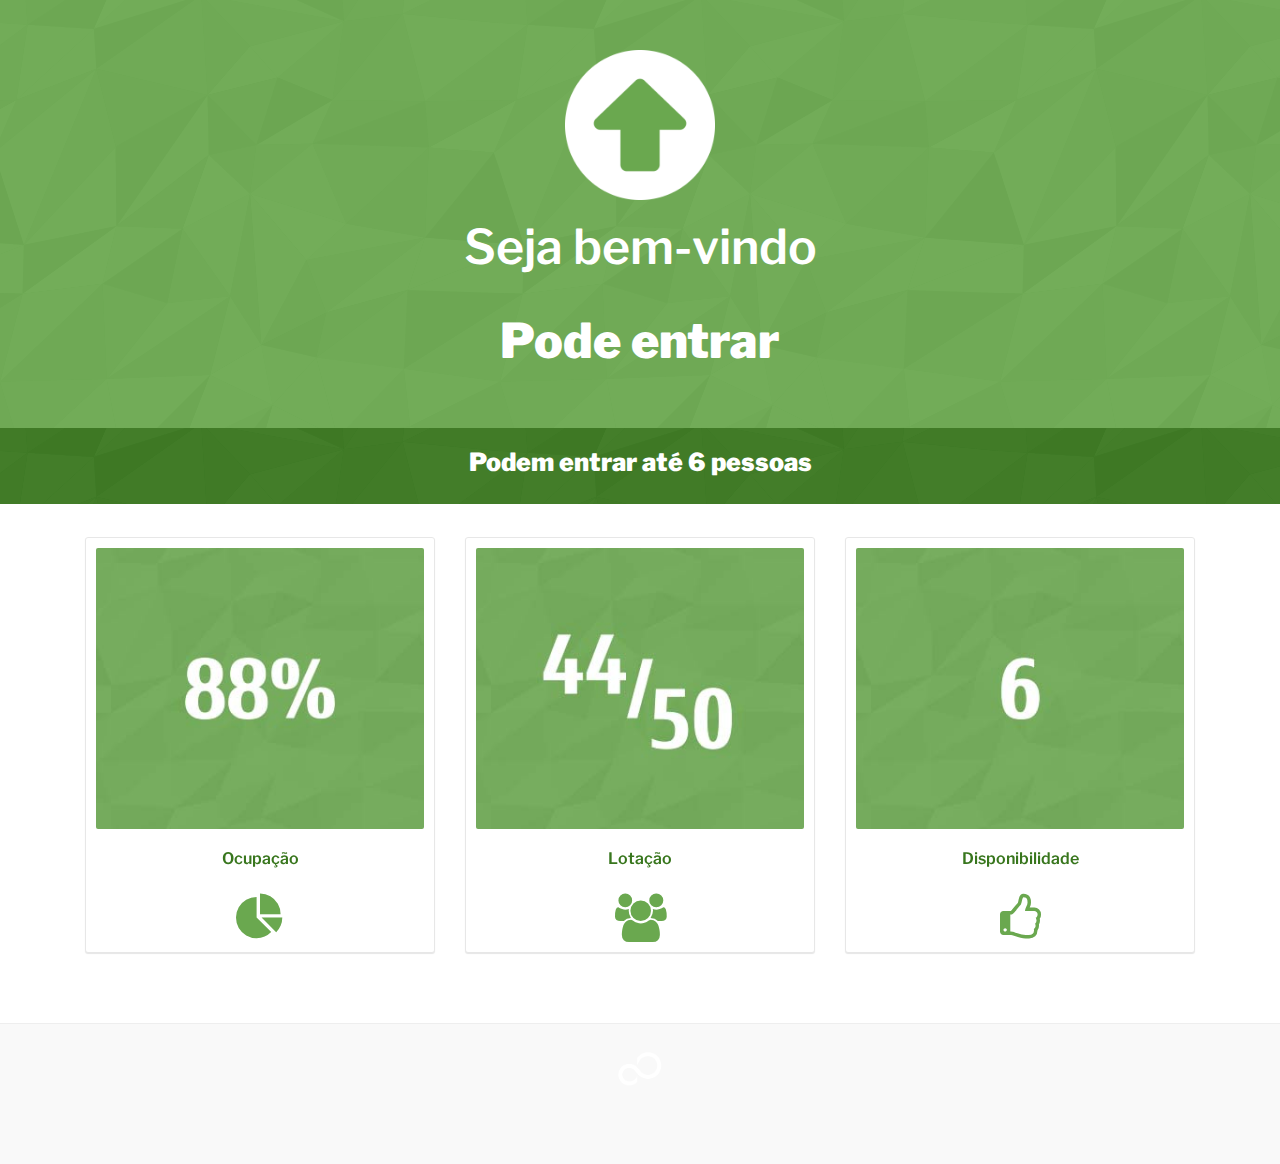
<file: index.html>
<!DOCTYPE html>
<html lang="pt">

<head>
    <meta charset="utf-8">
    <meta name="viewport" content="width=device-width, initial-scale=1.0">
    <meta name="description" content="Responsive bootstrap page">
    <meta name="author" content="Coderthemes">

    <link rel="shortcut icon" href="images/favicon.ico">

    <title>Contagem de Pessoas</title>

    <!-- Bootstrap CSS -->
    <link href="./css/bootstrap.min.css" rel="stylesheet">

    <!-- Aos Anime CSS -->
    <link rel="stylesheet" href="https://unpkg.com/aos@next/dist/aos.css" />

    <!-- Custom styles -->
    <link href="./css/main.css" rel="stylesheet">
    <link href="./css/responsive.css" rel="stylesheet">

    <link rel="stylesheet" href="https://cdnjs.cloudflare.com/ajax/libs/font-awesome/4.7.0/css/font-awesome.min.css">

</head>

<body>

    <!-- Header Section -->
    <section class="section-lg home-alt bg-solid">
        <div class="container">
            <div class="row">
                <div class="col-lg-8 offset-lg-2">
                    <div class="home-wrapper text-center">
                        <img src="./Images/go.png" alt="" class="logo">
                        <h1 style="color: #fff">Seja bem-vindo</h1>
                        <h1><b>Pode entrar</b></h1>
                    </div>
                </div>
            </div>
        </div>
    </section>
    <!-- Header Section end-->

    <!-- Sub-Header Section -->
    <section class="section-lg-2 home-alt bg-solid-2">
        <div class="container">
            <div class="row">
                <div class="col-lg-8 offset-lg-2">
                    <div class="home-wrapper text-center">
                        <h2><b>Podem entrar até <b>6</b> pessoas</b></h2>
                    </div>
                </div>
            </div>
        </div>
    </section>
    <!-- Sub-Header Section end-->

    <!-- Menu-->
    <section class="section-lg-3 bg-white padding-b-0" id="works">
        <div class="container">

            <div class="row">
                <div class="col-lg-4">
                    <a href="./ocupacao.html">
                        <div class="gal-detail thumb text-center" data-aos="fade" data-aos-offset="200"
                            data-aos-delay="50" data-aos-duration="1000">
                            <img src="./Images/ocupacao.jpg" class="thumb-img" alt="work-thumbnail">
                    </a>
                    <h4><a href="./ocupacao.html">Ocupação</a></h4><br>
                    <i class="fa fa-pie-chart" style="font-size:48px;color:#6AA84F"></i>
                </div>
            </div>

            <div class="col-lg-4">
                <a href="./lotacao.html">
                    <div class="gal-detail thumb text-center" data-aos="fade" data-aos-offset="200" data-aos-delay="250"
                        data-aos-duration="1000">
                        <img src="./Images/lotacao.jpg" class="thumb-img" alt="work-thumbnail">
                </a>
                <h4><a href="./lotacao.html">Lotação</a></h4><br>
                <i class="fa fa-group" style="font-size:48px;color:#6AA84F"></i>
            </div>
        </div>

        <div class="col-lg-4">
            <a href="./disponiblidade.html">
                <div class="gal-detail thumb text-center" data-aos="fade" data-aos-offset="200" data-aos-delay="450"
                    data-aos-duration="1000">
                    <img src="./Images/Desocupacao.jpg" class="thumb-img" alt="work-thumbnail">
            </a>
            <h4><a href="./disponiblidade.html">Disponibilidade</a></h4><br>
            <i class="fa fa-thumbs-o-up" style="font-size:48px;color:#6AA84F"></i>
        </div>
        </div>

        </div>

        </div>
    </section>
    <!-- Menu end-->

    <!-- Footer -->
    <footer class="footer">
        <div class="container">
            <div class="row">
                <div class="col-sm-12 text-center">
                    <a href="./index_red.html"><img src="./Images/logofts_white.png" alt="" class="logo-2"></a>
                </div>
            </div>
        </div>
    </footer>


    <!-- aos Anime -->
    <script src="https://unpkg.com/aos@next/dist/aos.js"></script>
    <script>
        AOS.init();
    </script>


</body>

</html>
</file>
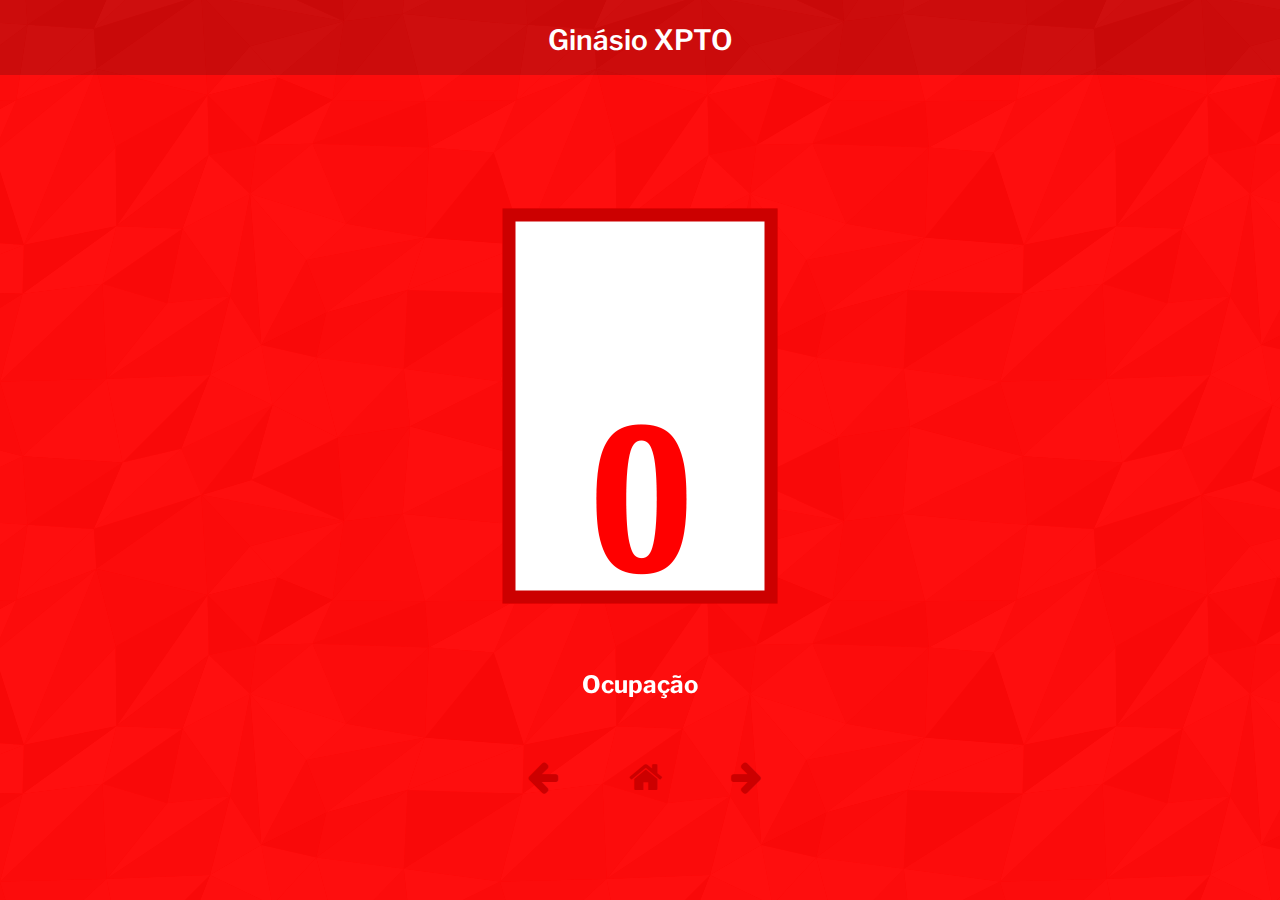
<file: disponibilidade_red.html>
<!DOCTYPE html>
<html lang="pt">

<head>
    <meta charset="utf-8">
    <meta name="viewport" content="width=device-width, initial-scale=1.0">
    <meta name="description" content="Responsive bootstrap page">
    <meta name="author" content="Coderthemes">

    <link rel="shortcut icon" href="images/favicon.ico">

    <title>Disponibilidade</title>

    <!-- Bootstrap CSS -->
    <link href="./css/bootstrap.min.css" rel="stylesheet">

    <!-- Aos Anime CSS -->
    <link rel="stylesheet" href="https://unpkg.com/aos@next/dist/aos.css" />

    <!-- Custom styles -->
    <link href="./css/charts_red.css" rel="stylesheet">
    <link href="./css/responsive.css" rel="stylesheet">

    <link rel="stylesheet" href="https://cdnjs.cloudflare.com/ajax/libs/font-awesome/4.7.0/css/font-awesome.min.css">

</head>

<body>


    <!-- Header -->
    <section class="section-min home-alt bg-solid_2">
        <div class="container">
            <div class="row">
                <div class="col-lg-8 offset-lg-2">
                    <div class="home-wrapper text-center">
                        <a href="index.html">
                            <h3>Ginásio XPTO</h3>
                        </a>
                    </div>
                </div>
            </div>
        </div>
    </section>



    <!-- Chart -->
    <section class="section-lg-full" id="">
        <div class="container">
            <div class="row">
                <div class="col-sm-10 offset-sm-1 col-md-8 offset-md-2">
                    <div class="author-content text-center" data-aos="fade" data-aos-duration="1000" data-aos-delay="0">
                        <img src="./Images/Chart III_533px_red_version.png" alt="" class="img-fluid" data-aos="fade"
                            data-aos-duration="1000" data-aos-delay="250" style="max-width:100%;height:auto;">
                        <h4 style="color:#fff" data-aos="fade" data-aos-duration="1000" data-aos-delay="300">
                            <b>Ocupação</b></h4><br>
                    </div>
                </div>
            </div>
        </div>
    </section>


    <!-- Nav -->
    <section class="section-min" id="">
        <div class="container">

            <div class="row">
                <div class="col-sm-12 text-center">
                    <a class="btn btn-app-download btn-purchase" href="./lotacao_red.html">
                        <i class="fa fa-arrow-left"></i>
                    </a>
                    <a class="btn btn-app-download btn-purchase" href="./index_red.html">
                        <i class="fa fa-home"></i>
                    </a>
                    <a class="btn btn-app-download btn-purchase" href="./ocupacao_red.html">
                        <i class="fa fa-arrow-right"></i>
                    </a>
                </div>
            </div>

        </div>
    </section>


    <!-- aos Anime -->
    <script src="https://unpkg.com/aos@next/dist/aos.js"></script>
    <script>
        AOS.init();
    </script>


</body>

</html>
</file>
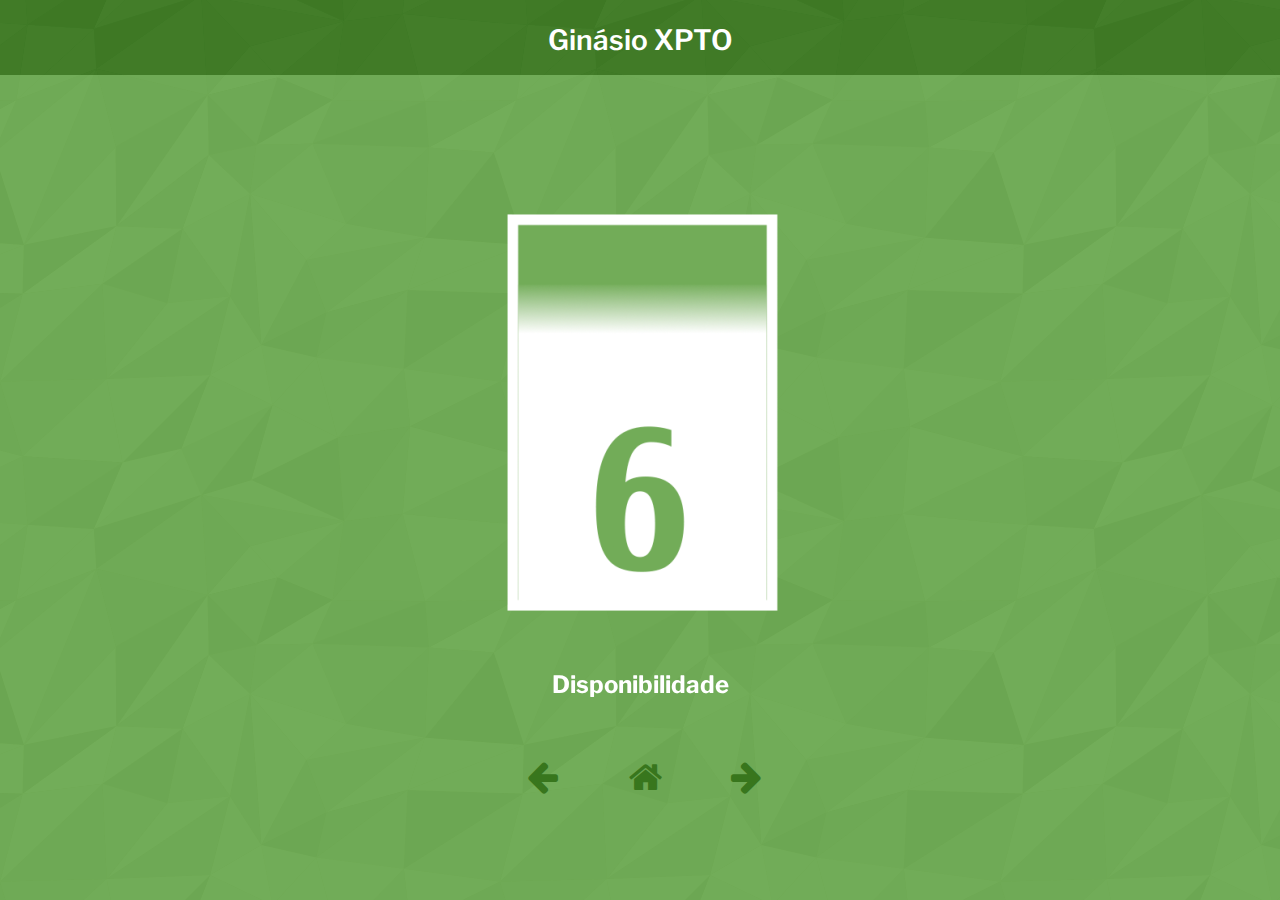
<file: disponiblidade.html>
<!DOCTYPE html>
<html lang="pt">

<head>
    <meta charset="utf-8">
    <meta name="viewport" content="width=device-width, initial-scale=1.0">
    <meta name="description" content="Responsive bootstrap page">
    <meta name="author" content="Coderthemes">

    <link rel="shortcut icon" href="images/favicon.ico">

    <title>Disponibilidade</title>

    <!-- Bootstrap CSS -->
    <link href="./css/bootstrap.min.css" rel="stylesheet">

    <!-- Aos Anime CSS -->
    <link rel="stylesheet" href="https://unpkg.com/aos@next/dist/aos.css" />

    <!-- Custom styles -->
    <link href="./css/charts.css" rel="stylesheet">
    <link href="./css/responsive.css" rel="stylesheet">

    <link rel="stylesheet" href="https://cdnjs.cloudflare.com/ajax/libs/font-awesome/4.7.0/css/font-awesome.min.css">

</head>

<body>


    <!-- Header -->
    <section class="section-min home-alt bg-solid_2">
        <div class="container">
            <div class="row">
                <div class="col-lg-8 offset-lg-2">
                    <div class="home-wrapper text-center">
                        <a href="index.html">
                            <h3>Ginásio XPTO</h3>
                        </a>
                    </div>
                </div>
            </div>
        </div>
    </section>


    <!-- Chart -->
    <section class="section-lg-full" id="">
        <div class="container">
            <div class="row">

                <div class="col-sm-10 offset-sm-1 col-md-8 offset-md-2">
                    <div class="author-content text-center" data-aos="fade-up" data-aos-duration="1000"
                        data-aos-delay="0">
                        <img src="./Images/Chart III_533px_.png" alt="" class="img-fluid" data-aos="fade"
                            data-aos-duration="1000" data-aos-delay="250">
                        <h4 style="color:#fff" data-aos="fade" data-aos-duration="1000" data-aos-delay="300">
                            <b>Disponibilidade</b></h4><br>

                    </div>
                </div>

            </div>
        </div>
    </section>


    <!-- Nav -->
    <section class="section-min" id="">
        <div class="container">

            <div class="row">
                <div class="col-sm-12 text-center">
                    <a class="btn btn-app-download btn-purchase" href="./lotacao.html">
                        <i class="fa fa-arrow-left"></i>
                    </a>
                    <a class="btn btn-app-download btn-purchase" href="./index.html">
                        <i class="fa fa-home"></i>
                    </a>
                    <a class="btn btn-app-download btn-purchase" href="./ocupacao.html">
                        <i class="fa fa-arrow-right"></i>
                    </a>
                </div>
            </div>

        </div>
    </section>


    <!-- aos Anime -->
    <script src="https://unpkg.com/aos@next/dist/aos.js"></script>
    <script>
        AOS.init();
    </script>


</body>

</html>
</file>
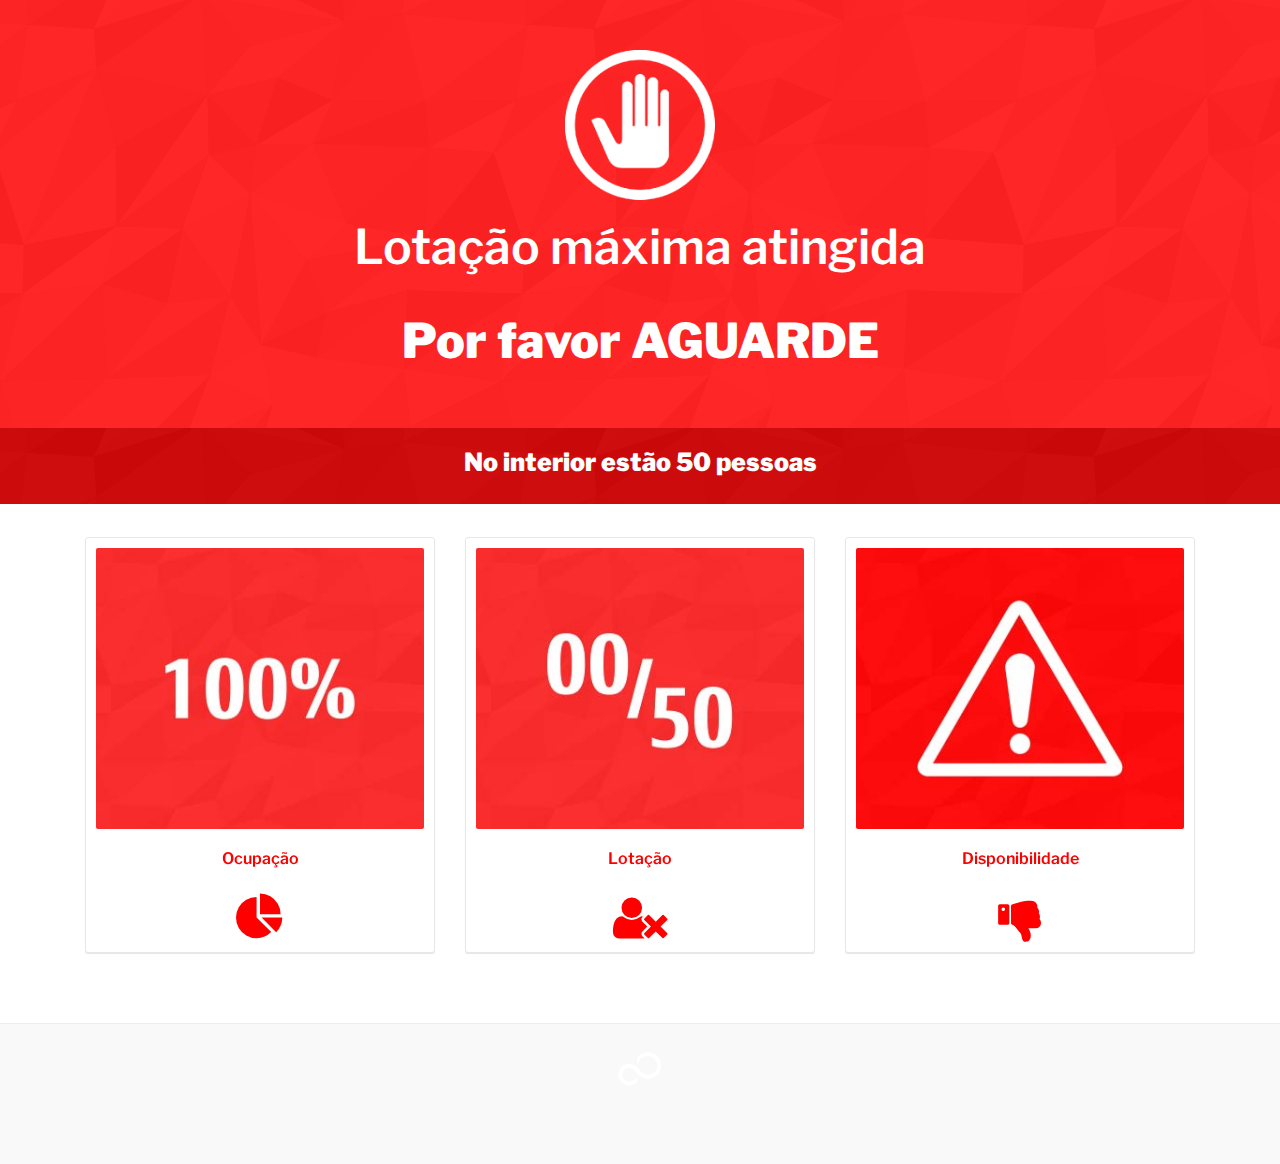
<file: index_red.html>
<!DOCTYPE html>
<html lang="pt">

<head>
    <meta charset="utf-8">
    <meta name="viewport" content="width=device-width, initial-scale=1.0">
    <meta name="description" content="Responsive bootstrap page">
    <meta name="author" content="Coderthemes">

    <link rel="shortcut icon" href="images/favicon.ico">

    <title>Contagem de Pessoas</title>

    <!-- Bootstrap CSS -->
    <link href="./css/bootstrap.min.css" rel="stylesheet">

    <!-- Custom styles -->
    <link href="./css/main.css" rel="stylesheet">
    <link href="./css/responsive.css" rel="stylesheet">


    <!-- Aos Anime CSS -->
    <link rel="stylesheet" href="https://unpkg.com/aos@next/dist/aos.css" />

    <link rel="stylesheet" href="https://cdnjs.cloudflare.com/ajax/libs/font-awesome/4.7.0/css/font-awesome.min.css">

</head>

<body>

    <!-- Header Section -->
    <section class="section-lg home-alt bg-solid-red">
        <div class="container">
            <div class="row">
                <div class="col-lg-8 offset-lg-2">
                    <div class="home-wrapper-red text-center">
                        <img src="./Images/stop.png" alt="" class="logo">
                        <h1 style="color: #fff">Lotação máxima atingida</h1>
                        <h1><b>Por favor AGUARDE</b></h1>
                    </div>
                </div>
            </div>
        </div>
    </section>
    <!-- Header Section end-->


    <!-- Sub-Header Section -->
    <section class="section-lg-2 home-alt bg-solid-red-2">
        <div class="container">
            <div class="row">
                <div class="col-lg-8 offset-lg-2">
                    <div class="home-wrapper text-center">
                        <h2><b>No interior estão <b>50</b> pessoas</b></h2>
                    </div>
                </div>
            </div>
        </div>
    </section>
    <!-- Sub-Header Section end-->


    <!-- Menu-->
    <section class="section-lg-3 bg-white padding-b-0" id="works">
        <div class="container">

            <div class="row">
                <div class="col-lg-4">
                    <a href="./ocupacao_red.html">
                        <div class="gal-detail-red thumb text-center" data-aos="fade" data-aos-offset="200"
                            data-aos-delay="50" data-aos-duration="1000">
                            <img src="./Images/ocupacao_red_version.jpg" class="thumb-img" alt="work-thumbnail">
                    </a>
                    <h4><a href="./ocupacao_red.html">Ocupação</a></h4><br>
                    <i class="fa fa-pie-chart" style="font-size:48px;color:#FF0000"></i>
                </div>
            </div>

            <div class="col-lg-4">
                <a href="./lotacao_red.html">
                    <div class="gal-detail-red thumb text-center" data-aos="fade" data-aos-offset="200"
                        data-aos-delay="250" data-aos-duration="1000">
                        <img src="./Images/lotacao_red_version.jpg" class="thumb-img" alt="work-thumbnail">
                </a>
                <h4><a href="./lotacao_red.html">Lotação</a></h4><br>
                <i class="	fa fa-user-times" style="font-size:48px;color:#FF0000"></i>
            </div>
        </div>

        <div class="col-lg-4">
            <a href="./disponibilidade_red.html">
                <div class="gal-detail-red thumb text-center" data-aos="fade" data-aos-offset="200" data-aos-delay="450"
                    data-aos-duration="1000">
                    <img src="./Images/Desocupacao_sinal_red_version.jpg" class="thumb-img" alt="work-thumbnail">
            </a>
            <h4><a href="./disponibilidade_red.html">Disponibilidade</a></h4><br>
            <i class="fa fa-thumbs-down" style="font-size:48px;color:#FF0000"></i>
        </div>
        </div>

        </div>

        </div>
    </section>
    <!-- Menu end-->

    <!-- Footer -->
    <footer class="footer">
        <div class="container">
            <div class="row">
                <div class="col-sm-12 text-center">
                    <a href="./index.html"><img src="./Images/logofts_white.png" alt="" class="logo-2"></a>
                </div>
            </div>
        </div>
    </footer>


    <!-- aos Anime -->
    <script src="https://unpkg.com/aos@next/dist/aos.js"></script>
    <script>
        AOS.init();
    </script>


</body>

</html>
</file>
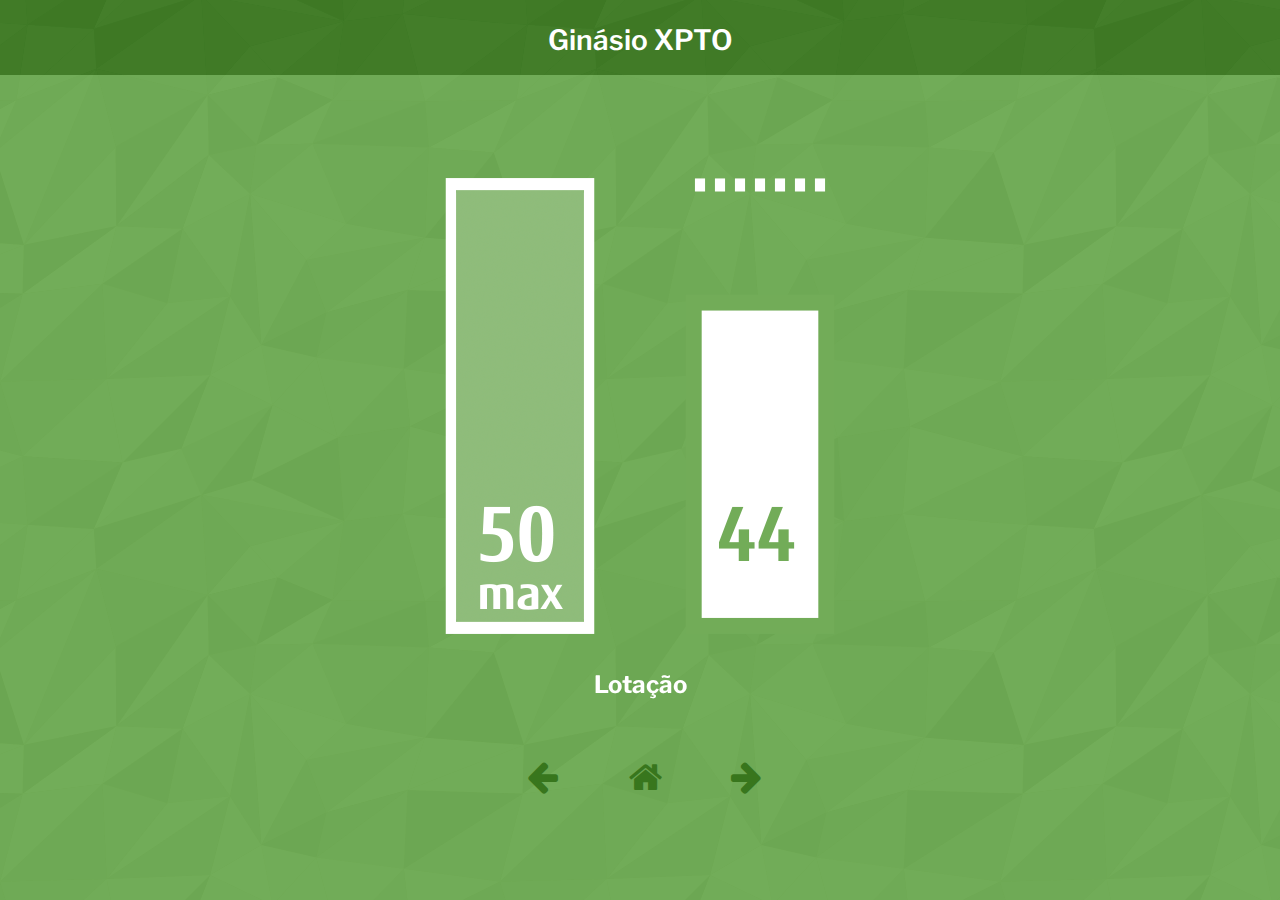
<file: lotacao.html>
<!DOCTYPE html>
<html lang="pt">

<head>
    <meta charset="utf-8">
    <meta name="viewport" content="width=device-width, initial-scale=1.0">
    <meta name="description" content="Responsive bootstrap page">
    <meta name="author" content="Coderthemes">

    <link rel="shortcut icon" href="images/favicon.ico">

    <title>lotação</title>

    <!-- Bootstrap CSS -->
    <link href="./css/bootstrap.min.css" rel="stylesheet">

    <!-- Aos Anime CSS -->
    <link rel="stylesheet" href="https://unpkg.com/aos@next/dist/aos.css" />

    <!-- Custom styles -->
    <link href="./css/charts.css" rel="stylesheet">
    <link href="./css/responsive.css" rel="stylesheet">

    <link rel="stylesheet" href="https://cdnjs.cloudflare.com/ajax/libs/font-awesome/4.7.0/css/font-awesome.min.css">

</head>

<body>


    <!-- Header -->
    <section class="section-min home-alt bg-solid_2">
        <div class="container">
            <div class="row">
                <div class="col-lg-8 offset-lg-2">
                    <div class="home-wrapper text-center">
                        <a href="index.html">
                            <h3>Ginásio XPTO</h3>
                        </a>
                    </div>
                </div>
            </div>
        </div>
    </section>


    <!-- Chart -->
    <section class="section-lg-full" id="">
        <div class="container">
            <div class="row">

                <div class="col-sm-10 offset-sm-1 col-md-8 offset-md-2">
                    <div class="author-content text-center" data-aos="fade-up" data-aos-duration="1000"
                        data-aos-delay="0">
                        <img src="./Images/Chart II_533px.png" alt="" class="img-fluid" data-aos="fade"
                            data-aos-duration="1000" data-aos-delay="250">
                        <h4 style="color:#fff" data-aos="fade" data-aos-duration="1000" data-aos-delay="300">
                            <b>Lotação</b></h4><br>

                    </div>
                </div>

            </div>
        </div>
    </section>


    <!-- Nav -->
    <section class="section-min" id="">
        <div class="container">

            <div class="row">
                <div class="col-sm-12 text-center">
                    <a class="btn btn-app-download btn-purchase" href="./ocupacao.html">
                        <i class="fa fa-arrow-left"></i>
                    </a>
                    <a class="btn btn-app-download btn-purchase" href="./index.html">
                        <i class="fa fa-home"></i>
                    </a>
                    <a class="btn btn-app-download btn-purchase" href="./disponiblidade.html">
                        <i class="fa fa-arrow-right"></i>
                    </a>
                </div>
            </div>

        </div>
    </section>


    <!-- aos Anime -->
    <script src="https://unpkg.com/aos@next/dist/aos.js"></script>
    <script>
        AOS.init();
    </script>


</body>

</html>
</file>
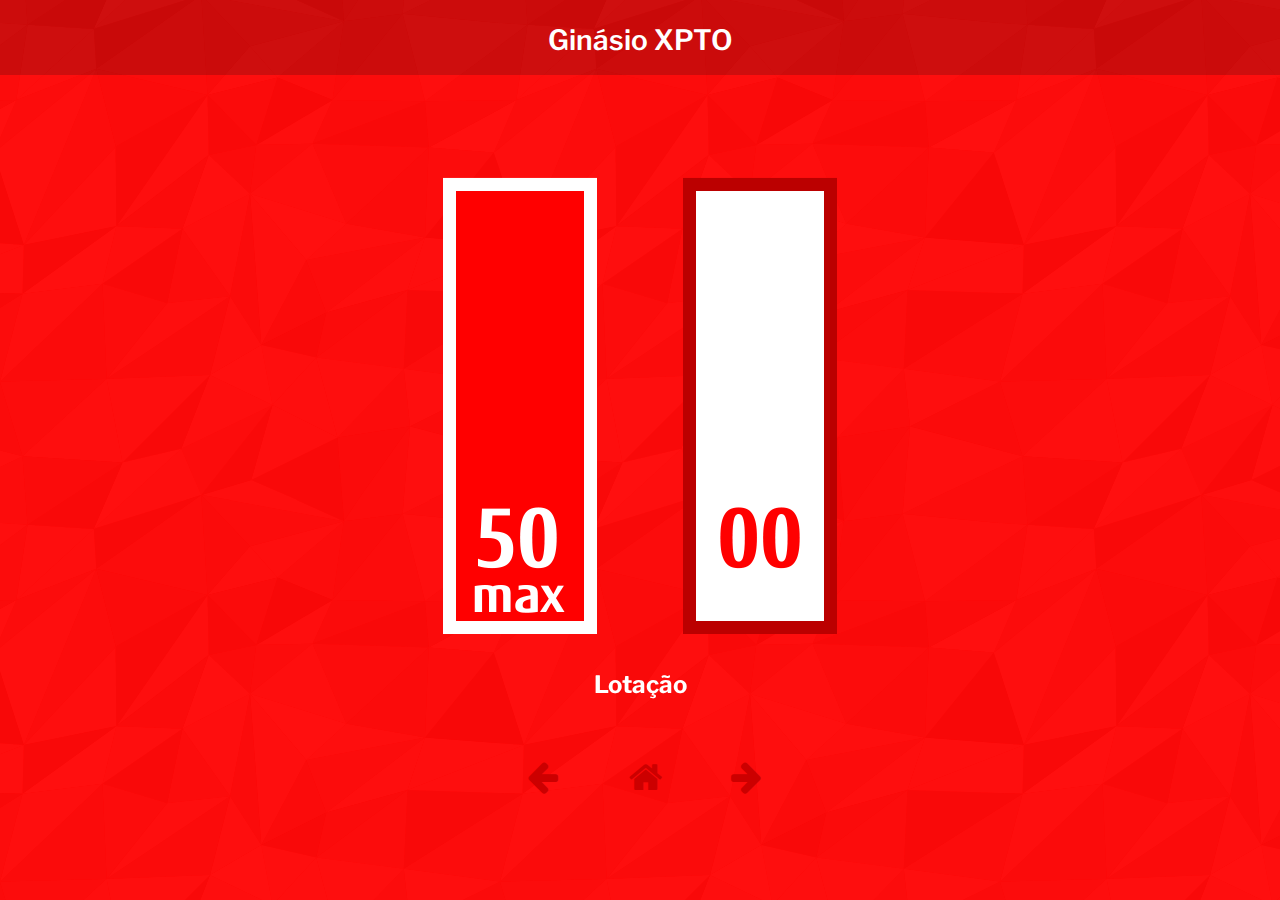
<file: lotacao_red.html>
<!DOCTYPE html>
<html lang="pt">

<head>
    <meta charset="utf-8">
    <meta name="viewport" content="width=device-width, initial-scale=1.0">
    <meta name="description" content="Responsive bootstrap page">
    <meta name="author" content="Coderthemes">

    <link rel="shortcut icon" href="images/favicon.ico">

    <title>Lotação</title>

    <!-- Bootstrap CSS -->
    <link href="./css/bootstrap.min.css" rel="stylesheet">

    <!-- Aos Anime CSS -->
    <link rel="stylesheet" href="https://unpkg.com/aos@next/dist/aos.css" />

    <!-- Custom styles -->
    <link href="./css/charts_red.css" rel="stylesheet">
    <link href="./css/responsive.css" rel="stylesheet">

    <link rel="stylesheet" href="https://cdnjs.cloudflare.com/ajax/libs/font-awesome/4.7.0/css/font-awesome.min.css">

</head>

<body>


    <!-- Header -->
    <section class="section-min home-alt bg-solid_2">
        <div class="container">
            <div class="row">
                <div class="col-lg-8 offset-lg-2">
                    <div class="home-wrapper text-center">
                        <a href="index.html">
                            <h3>Ginásio XPTO</h3>
                        </a>
                    </div>
                </div>
            </div>
        </div>
    </section>


    <!-- Chart -->
    <section class="section-lg-full" id="">
        <div class="container">
            <div class="row">

                <div class="col-sm-10 offset-sm-1 col-md-8 offset-md-2">
                    <div class="author-content text-center" data-aos="fade" data-aos-duration="1000" data-aos-delay="0">
                        <img src="./Images/Chart III_red_version.png" alt="" class="img-fluid" data-aos="fade"
                            data-aos-duration="1000" data-aos-delay="250">
                        <h4 style="color:#fff" data-aos="fade" data-aos-duration="1000" data-aos-delay="300">
                            <b>Lotação</b></h4><br>

                    </div>
                </div>

            </div>
        </div>
    </section>


    <!-- Nav -->
    <section class="section-min" id="">
        <div class="container">

            <div class="row">
                <div class="col-sm-12 text-center">
                    <a class="btn btn-app-download btn-purchase" href="./ocupacao_red.html">
                        <i class="fa fa-arrow-left"></i>
                    </a>
                    <a class="btn btn-app-download btn-purchase" href="./index_red.html">
                        <i class="fa fa-home"></i>
                    </a>
                    <a class="btn btn-app-download btn-purchase" href="./disponibilidade_red.html">
                        <i class="fa fa-arrow-right"></i>
                    </a>
                </div>
            </div>

        </div>
    </section>


    <!-- aos Anime -->
    <script src="https://unpkg.com/aos@next/dist/aos.js"></script>
    <script>
        AOS.init();
    </script>


</body>

</html>
</file>
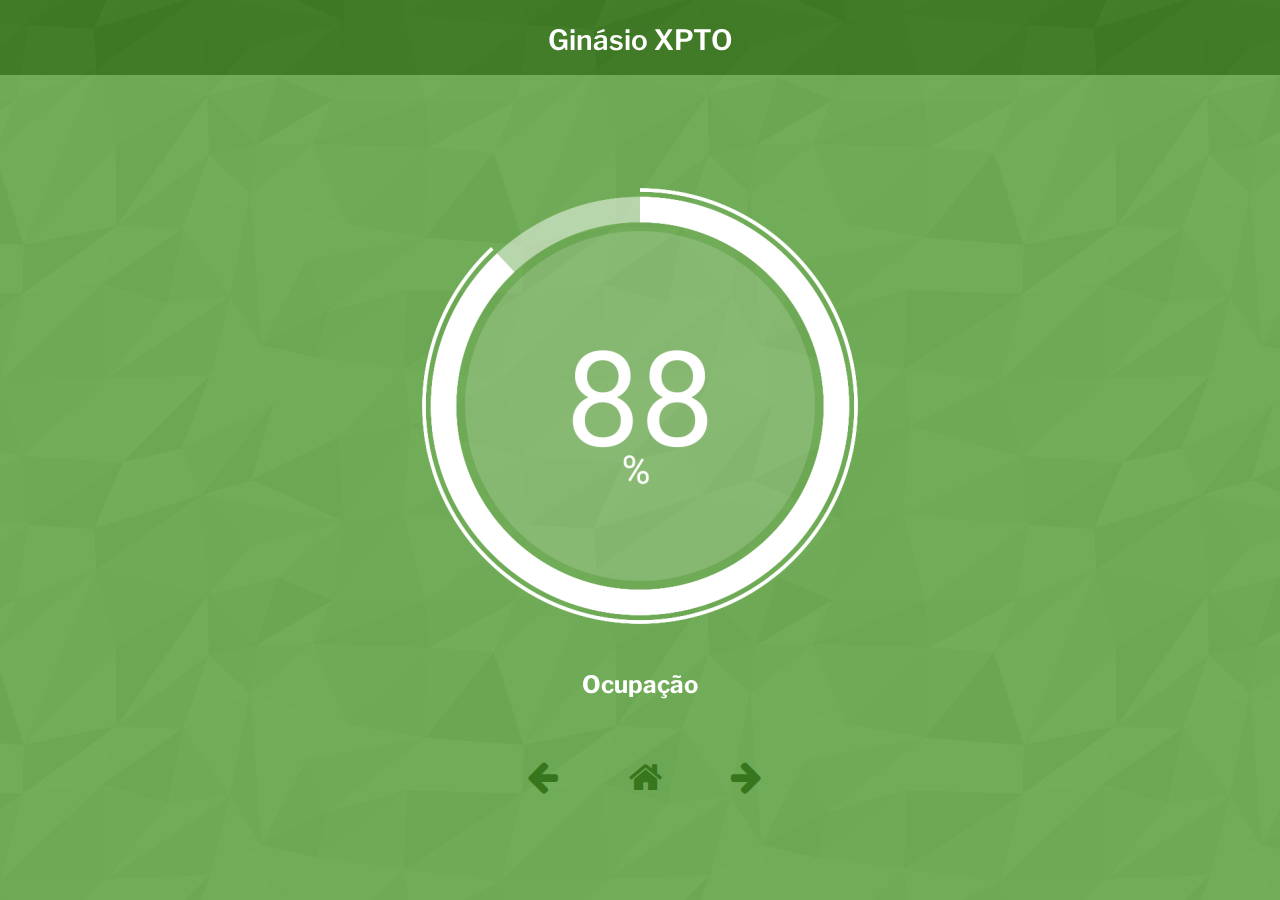
<file: ocupacao.html>
<!DOCTYPE html>
<html lang="pt">

<head>
    <meta charset="utf-8">
    <meta name="viewport" content="width=device-width, initial-scale=1.0">
    <meta name="description" content="Responsive bootstrap page">
    <meta name="author" content="Coderthemes">

    <link rel="shortcut icon" href="images/favicon.ico">

    <title>Ocupação</title>

    <!-- Bootstrap CSS -->
    <link href="./css/bootstrap.min.css" rel="stylesheet">

    <!-- Aos Anime CSS -->
    <link rel="stylesheet" href="https://unpkg.com/aos@next/dist/aos.css" />

    <!-- Custom styles -->
    <link href="./css/charts.css" rel="stylesheet">
    <link href="./css/responsive.css" rel="stylesheet">

    <link rel="stylesheet" href="https://cdnjs.cloudflare.com/ajax/libs/font-awesome/4.7.0/css/font-awesome.min.css">

</head>

<body>


    <!-- Header -->
    <section class="section-min home-alt bg-solid_2">
        <div class="container">
            <div class="row">
                <div class="col-lg-8 offset-lg-2">
                    <div class="home-wrapper text-center">
                        <a href="index.html">
                            <h3 data-aos="fade" data-aos-offset="200" data-aos-delay="250" data-aos-duration="0">
                                Ginásio XPTO</h3>
                        </a>
                    </div>
                </div>
            </div>
        </div>
    </section>


    <!-- Chart -->
    <section class="section-lg-full" id="">
        <div class="container">
            <div class="row">

                <div class="col-sm-10 offset-sm-1 col-md-8 offset-md-2">
                    <div class="author-content text-center" data-aos="flip-left" data-aos-duration="1000"
                        data-aos-delay="0">
                        <img src="./Images/Chart_533px.png" alt="" class="img-fluid" data-aos="fade"
                            data-aos-duration="1000" data-aos-delay="250" style="max-width:100%;height:auto;">
                        <h4 style="color:#fff" data-aos="fade" data-aos-duration="1000" data-aos-delay="300">
                            <b>Ocupação</b></h4><br>

                    </div>
                </div>

            </div>
        </div>
    </section>


    <!-- Nav -->
    <section class="section-min" id="">
        <div class="container">

            <div class="row">
                <div class="col-sm-12 text-center">
                    <a class="btn btn-app-download btn-purchase" href="./disponiblidade.html">
                        <i class="fa fa-arrow-left"></i>
                    </a>
                    <a class="btn btn-app-download btn-purchase" href="./index.html">
                        <i class="fa fa-home"></i>
                    </a>
                    <a class="btn btn-app-download btn-purchase" href="./lotacao.html">
                        <i class="fa fa-arrow-right"></i>
                    </a>
                </div>
            </div>

        </div>
    </section>


    <!-- aos Anime -->
    <script src="https://unpkg.com/aos@next/dist/aos.js"></script>
    <script>
        AOS.init();
    </script>


</body>

</html>
</file>
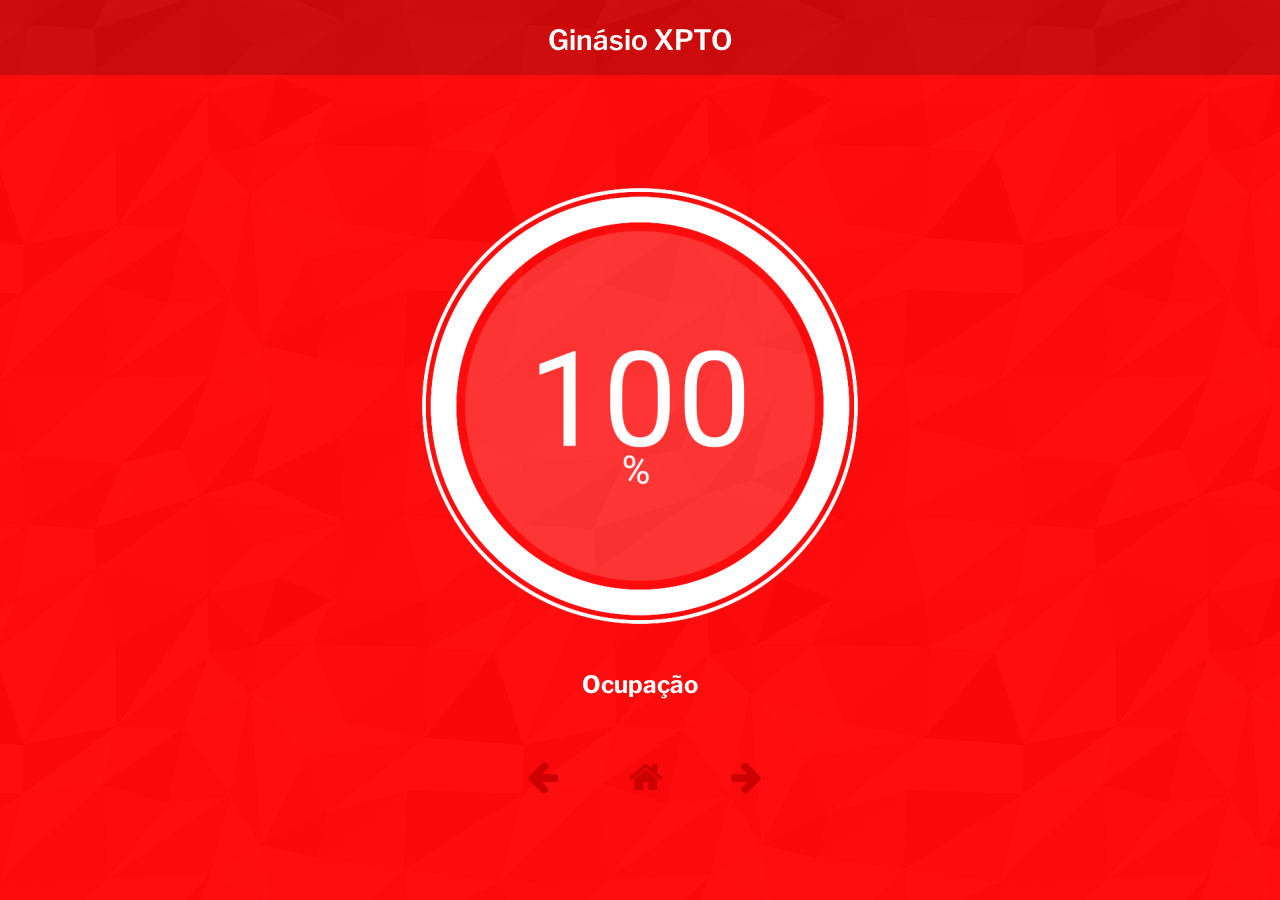
<file: ocupacao_red.html>
<!DOCTYPE html>
<html lang="pt">

<head>
    <meta charset="utf-8">
    <meta name="viewport" content="width=device-width, initial-scale=1.0">
    <meta name="description" content="Responsive bootstrap page">
    <meta name="author" content="Coderthemes">

    <link rel="shortcut icon" href="images/favicon.ico">

    <title>Ocupação</title>

    <!-- Bootstrap CSS -->
    <link href="./css/bootstrap.min.css" rel="stylesheet">

    <!-- Aos Anime CSS -->
    <link rel="stylesheet" href="https://unpkg.com/aos@next/dist/aos.css" />

    <!-- Custom styles -->
    <link href="./css/charts_red.css" rel="stylesheet">
    <link href="./css/responsive.css" rel="stylesheet">

    <link rel="stylesheet" href="https://cdnjs.cloudflare.com/ajax/libs/font-awesome/4.7.0/css/font-awesome.min.css">

</head>

<body>


    <!-- Header -->
    <section class="section-min home-alt bg-solid_2">
        <div class="container">
            <div class="row">
                <div class="col-lg-8 offset-lg-2">
                    <div class="home-wrapper text-center">
                        <a href="index.html">
                            <h3 data-aos="fade" data-aos-offset="200" data-aos-delay="250" data-aos-duration="0">
                                Ginásio XPTO</h3>
                        </a>
                    </div>
                </div>
            </div>
        </div>
    </section>


    <!-- Chart -->
    <section class="section-lg-full" id="">
        <div class="container">
            <div class="row">
                <div class="col-sm-10 offset-sm-1 col-md-8 offset-md-2">
                    <div class="author-content text-center" data-aos="flip-left" data-aos-duration="1000"
                        data-aos-delay="0">
                        <img src="./Images/Chart_red_version.png" alt="" class="img-fluid" data-aos="fade"
                            data-aos-duration="1000" data-aos-delay="250" style="max-width:100%;height:auto;">
                        <h4 style="color:#fff" data-aos="fade" data-aos-duration="1000" data-aos-delay="300">
                            <b>Ocupação</b></h4><br>
                    </div>
                </div>
            </div>
        </div>
    </section>


    <!-- Nav -->
    <section class="section-min" id="">
        <div class="container">

            <div class="row">
                <div class="col-sm-12 text-center">
                    <a class="btn btn-app-download btn-purchase" href="./disponibilidade_red.html">
                        <i class="fa fa-arrow-left"></i>
                    </a>
                    <a class="btn btn-app-download btn-purchase" href="./index_red.html">
                        <i class="fa fa-home"></i>
                    </a>
                    <a class="btn btn-app-download btn-purchase" href="./lotacao_red.html">
                        <i class="fa fa-arrow-right"></i>
                    </a>
                </div>
            </div>

        </div>
    </section>


    <!-- aos Anime -->
    <script src="https://unpkg.com/aos@next/dist/aos.js"></script>
    <script>
        AOS.init();
    </script>


</body>

</html>
</file>
<file: css/main.css>
/* Contagem de pessoas
DEMO
Main css
*/

/* Google font */
@import url('https://fonts.googleapis.com/css?family=Libre+Franklin:400,500,600');


body {
    background-color: #f9f9f9;
    color: #505458;
    font-size: 14px;
    font-family: 'Libre Franklin', sans-serif;
}

a {
    text-decoration: none !important;
    -webkit-transition: all 400ms ease-in-out;
    -moz-transition: all 400ms ease-in-out;
    -o-transition: all 400ms ease-in-out;
    transition: all 400ms ease-in-out;
}

/* GREEN Section */
/* Header section css*/

.section-lg {
    padding-top: 150px;
    padding-bottom: 150px;
}

.section-lg-red {
    padding-top: 150px;
    padding-bottom: 150px;
}


.home-alt p {
    color: #fff !important;
}

.home-alt h1 {
    color: #ffffff;
    font-size: 48px;
    margin-bottom: 40px;
    line-height: 54px;
    font-weight: 600;
}


.home-alt h2 {
    color: #ffffff;
    font-size: 48px;
    line-height: 54px;
    font-weight: 600;
}

.bg-solid {
    background-color: #6AA84F !important;
    background-image: url("../Images/bg-pattern.png");
    background-repeat: repeat;
}

.logo {
    max-width: 300px;
    margin-bottom: 50px;
}

/* Sub-Header section css*/

.section-lg-2 {
    padding-top: 7px;
    padding-bottom: 7px;
}

.bg-solid-2 {
    background-color: #38761D !important;
    background-image: url("../Images/bg-pattern.png");
    background-repeat: repeat;
}

.home-alt h2 {
    color: #ffffff;
    font-size: 33px;
    line-height: 54px;
    font-weight: 600;
}

/* Menu section css*/

.section-lg-3 {
    padding-top: 13px;
    padding-bottom: 50px;
}

.thumb {
    background-color: #ffffff;
    border: 1px solid #e7e7e7;
    border-radius: 3px;
    box-shadow: 0 1px 1px 0 rgba(0, 0, 0, 0.1);
    margin-top: 20px;
    margin-bottom: 20px;
    padding: 10px;
    width: 100%;
}

.thumb-img {
    border-radius: 2px;
    overflow: hidden;
    width: 100%;
}

.gal-detail h4 {
    margin: 20px 0px 5px;
    font-weight: 600;
    font-size: 16px;
}

.gal-detail h4 a {
    color: #38761D;
}

.gal-detail p {
    font-size: 13px;
}


/* Footer */
.footer {
    padding: 20px 0px;
    border-top: 1px solid #eee;
}

.copyright {
    color: #a0a0a0;
    margin: 0px;
}

.logo-2 {
    max-width: 50px;
    margin-bottom: 50px;
}


/* GREEN Section End*/

/* RED Section End*/

.bg-solid-red {
    background-color: #ff0000e5 !important;
    background-image: url("../Images/bg-pattern.png");
    background-repeat: repeat;
}

.bg-solid-red-2 {
    background-color: #CC0000 !important;
    background-image: url("../Images/bg-pattern.png");
    background-repeat: repeat;
}

.gal-detail-red h4 {
    margin: 20px 0px 5px;
    font-weight: 600;
    font-size: 16px;
}

.gal-detail-red h4 a {
    color: #ff0000;
}

.gal-detail-red p {
    font-size: 13px;
}



/* Menu section css*/

.section-lg-full {
    padding-top: 66px;
}
</file>
<file: css/responsive.css>
/* RESPONSIVE */

/* RESPONSIVE  Textos*/
@media screen and (max-width: 414px) {
    .home-alt h1 {
        color: #ffffff;
        font-size: 38px;
        margin-bottom: 40px;
        line-height: 54px;
        font-weight: 600;
    }
}

@media screen and (max-width: 414px) {
    .home-wrapper h2 {
        color: #ffffff;
        font-size: 20px;

        line-height: 54px;
        font-weight: 600;
    }
}

@media screen and (min-width: 768px) {
    .home-alt h1 {
        color: #ffffff;
        font-size: 48px;
        margin-bottom: 40px;
        line-height: 54px;
        font-weight: 600;
    }
}

@media screen and (min-width: 768px) {
    .home-wrapper h2 {
        color: #ffffff;
        font-size: 25px;

        line-height: 54px;
        font-weight: 600;
    }
}


@media screen and (max-width: 414px) {
    .home-wrapper-red h1 {
        color: #ffffff;
        font-size: 20px;
        line-height: 54px;
        font-weight: 600;
    }
}



/* RESPONSIVE  logo*/
@media screen and (max-width: 414px) {
    .logo {
        max-width: 200px;
        margin-bottom: 50px;
    }
}



/* RESPONSIVE  Sections*/

/* iPhone5*/
@media(min-width: 0px) and (max-width: 320px) {
    .section-lg {
        padding-top: 40px;
        padding-bottom: 20px;
    }
}

.section-lg-red {
    padding-top: 10px;
    padding-bottom: 20px;
}


/* Moto G4 - Galaxy S5*/
@media(min-width: 321px) and (max-width: 360px) {
    .section-lg {
        padding-top: 66px;
        padding-bottom: 66px;
    }
}

/* Moto G4 - Galaxy S5*/
@media(min-width: 361px) and (max-width: 375px) {
    .section-lg {
        padding-top: 85px;
        padding-bottom: 77px;
    }
}


/* Pixel 2*/
@media(min-width: 376px) and (max-width: 411px) {
    .section-lg {
        padding-top: 113px;
        padding-bottom: 113px;
    }
}

/* Pixel 2*/
@media(min-width: 412px) and (max-width: 414px) {
    .section-lg {
        padding-top: 120px;
        padding-bottom: 113px;
    }
}

/* Pixel 2*/
@media(min-width: 415px) and (max-width: 768px) {
    .section-lg {
        padding-top: 210px;
        padding-bottom: 205px;
    }
}

/* Pixel 2*/
@media(min-width: 1040px) {
    .section-lg {
        padding-top: 20px;
        padding-bottom: 20px;
    }
}


@media screen and (min-width: 1040px) {
    .logo {
        max-width: 150px;
        margin-top: 30px;
        margin-bottom: 20px;
    }
}
</file>
<file: css/charts_red.css>
/* Google font */
@import url('https://fonts.googleapis.com/css?family=Libre+Franklin:400,500,600');



body {
    background-color: #ff0000 !important;
    background-image: url("../Images/bg-pattern.png");
    background-repeat: repeat;
    font-family: 'Libre Franklin', sans-serif;
}

html {
    font-family: sans-serif;
    line-height: 1.15;
    -webkit-text-size-adjust: 100%;
    -webkit-tap-highlight-color: transparent
}

/* Menu section css*/

.section-lg-full {
    padding-top: 66px;
}

.section-min {
    padding-top: 13px;
}

.bg-solid_2 {
    background-color: #cc0000 !important;
    background-image: url("../Images/bg-pattern.png");
    background-repeat: repeat;
}


.home-alt p {
    color: #fff !important;
}

.home-alt h3 {
    color: #ffffff;
    font-size: 28px;
    line-height: 54px;
    font-weight: 600;
}


/* BUTTONS */

.btn {
    font-size: 14px;
}

a {
    color: #cc0000;
    text-decoration: none;
    background-color: transparent;
}

.btn-app-download {
    padding: 10px 22px 10px 65px;
    position: relative;
    display: inline-block;
    color: #cc0000;
    margin-right: 10px;
    text-align: left;
}

.btn-app-download:hover,
.btn-app-download:focus {
    color: #fff;
    outline: none;

}

.btn-app-download i {
    font-size: 30px;
    left: 17px;
    right: 10px;
    line-height: 1;
    margin: 13px 0 0 20px;
    position: absolute;
    top: 0;
}

.btn-app-download strong {
    display: block;
    font-weight: 700;
    margin-bottom: 6px;
}

.btn.focus,
.btn:focus {
    outline: 0;
    box-shadow: 0 0 0 .2rem rgba(255, 255, 255, 0)
}


.logo-3 {
    max-width: 50px;
    margin-top: 50px;
}


.btn-purchase {
    font-size: 16px;
    margin-bottom: 20px;
}

.btn-purchase i {
    font-size: 36px;
}

.btn-purchase span {
    font-size: 14px;
    opacity: 1;
}
</file>
<file: css/charts.css>
/* Google font */
@import url('https://fonts.googleapis.com/css?family=Libre+Franklin:400,500,600');



body {
    background-color: #6AA84F !important;
    background-image: url("../Images/bg-pattern.png");
    background-repeat: repeat;
    font-family: 'Libre Franklin', sans-serif;
}

html {
    font-family: sans-serif;
    line-height: 1.15;
    -webkit-text-size-adjust: 100%;
    -webkit-tap-highlight-color: transparent
}


/* Menu section css*/

.section-lg-full {
    padding-top: 66px;
}

.section-lg-red {
    padding-top: 200px;
    padding-bottom: 170px;
}

.section-min {
    padding-top: 13px;
}

.bg-solid_2 {
    background-color: #38761D !important;
    background-image: url("../Images/bg-pattern.png");
    background-repeat: repeat;
}

.home-alt p {
    color: #fff !important;
}

.home-alt h3 {
    color: #ffffff;
    font-size: 28px;
    line-height: 54px;
    font-weight: 600;
}


/* BUTTONS */

.btn {
    font-size: 14px;
}

a {
    color: #cc0000;
    text-decoration: none;
    background-color: transparent;
}

.btn-app-download {
    padding: 10px 22px 10px 65px;
    position: relative;
    display: inline-block;
    color: #38761D;
    margin-right: 10px;
    text-align: left;
}

.btn-app-download:hover,
.btn-app-download:focus {
    color: #fff;
    outline: none;

}

.btn-app-download i {
    font-size: 30px;
    left: 17px;
    right: 10px;
    line-height: 1;
    margin: 13px 0 0 20px;
    position: absolute;
    top: 0;
}

.btn-app-download strong {
    display: block;
    font-weight: 700;
    margin-bottom: 6px;
}

.btn.focus,
.btn:focus {
    outline: 0;
    box-shadow: 0 0 0 .2rem rgba(255, 255, 255, 0)
}


.logo-3 {
    max-width: 50px;
    margin-top: 50px;
}


.btn-purchase {
    font-size: 16px;
    margin-bottom: 20px;
}

.btn-purchase i {
    font-size: 36px;
}

.btn-purchase span {
    font-size: 14px;
    opacity: 1;
}
</file>
